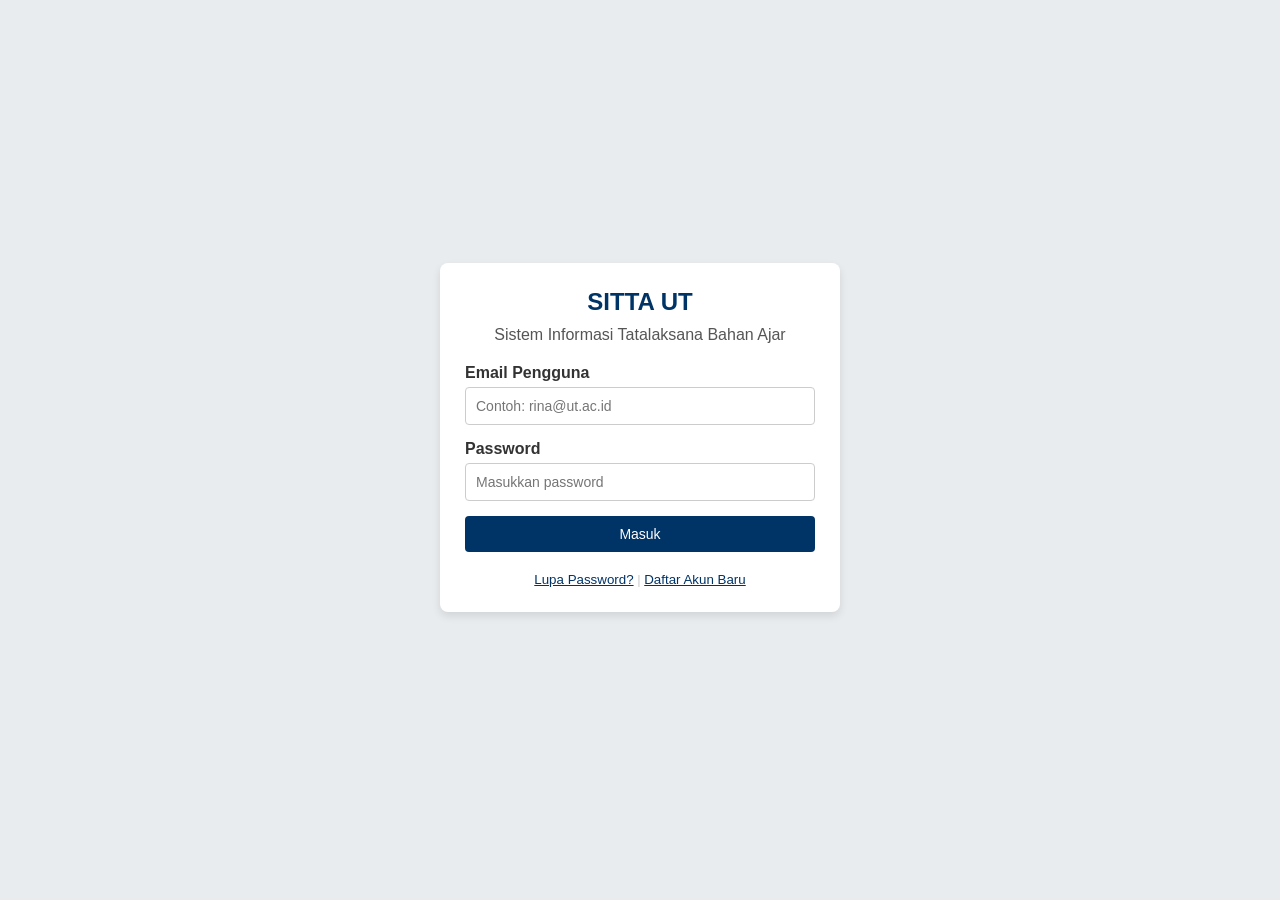
<file: index.html>
<!DOCTYPE html>
<html lang="id">
<head>
  <meta charset="UTF-8">
  <meta name="viewport" content="width=device-width, initial-scale=1.0">
  <title>SITTA UT - Login</title>
  <link rel="stylesheet" href="css/style.css">
</head>
<body class="login-body">

  <div class="card login-box">
    <h2 style="text-align: center; color: #003366; margin-bottom: 10px;">SITTA UT</h2>
    <p style="text-align: center; margin-bottom: 20px; color: #555;">Sistem Informasi Tatalaksana Bahan Ajar</p>

    <!-- Alert Notifikasi Error -->
    <div id="alert-error" class="alert">Email atau password salah! Silakan coba lagi.</div>

    <!-- Form Login Utama -->
    <form id="form-login">
      <div class="form-group">
        <label for="email">Email Pengguna</label>
        <input type="email" id="email" placeholder="Contoh: rina@ut.ac.id" required>
      </div>

      <div class="form-group">
        <label for="password">Password</label>
        <input type="password" id="password" placeholder="Masukkan password" required>
      </div>

      <button type="submit" class="btn btn-block">Masuk</button>
    </form>

    <!-- Link Akses Modal -->
    <div style="margin-top: 20px; text-align: center; font-size: 13px;">
      <button type="button" class="btn-link" id="btn-lupa-modal">Lupa Password?</button> 
      <span style="color: #ccc;">|</span> 
      <button type="button" class="btn-link" id="btn-daftar-modal">Daftar Akun Baru</button>
    </div>
  </div>

  <!-- Modal Box: Lupa Password -->
  <div id="modal-lupa" class="modal">
    <div class="modal-content">
      <span class="close" id="close-lupa">&times;</span>
      <h3 style="color: #003366; margin-bottom: 10px;">Lupa Password</h3>
      <p style="font-size: 13px; margin-bottom: 15px; color: #666;">Masukkan email terdaftar Anda untuk menerima tautan pemulihan password.</p>
      <form id="form-lupa">
        <div class="form-group">
          <label for="email-lupa">Email</label>
          <input type="email" id="email-lupa" placeholder="Masukkan email Anda" required>
        </div>
        <button type="submit" class="btn btn-block">Kirim Pemulihan</button>
      </form>
    </div>
  </div>

  <!-- Modal Box: Pendaftaran Akun -->
  <div id="modal-daftar" class="modal">
    <div class="modal-content">
      <span class="close" id="close-daftar">&times;</span>
      <h3 style="color: #003366; margin-bottom: 15px;">Pendaftaran Akun Baru</h3>
      <form id="form-daftar">
        <div class="form-group">
          <label for="nama-daftar">Nama Lengkap</label>
          <input type="text" id="nama-daftar" placeholder="Contoh: Ahmad Subagja" required>
        </div>
        <div class="form-group">
          <label for="email-daftar">Email</label>
          <input type="email" id="email-daftar" placeholder="Contoh: ahmad@ut.ac.id" required>
        </div>
        <div class="form-group">
          <label for="password-daftar">Password Baru</label>
          <input type="password" id="password-daftar" placeholder="Buat password" required>
        </div>
        <button type="submit" class="btn btn-block">Daftar Sekarang</button>
      </form>
    </div>
  </div>

  <!-- Script JS (Urutan Pemanggilan Penting: data.js dulu, baru script.js) -->
  <script src="js/data.js?v=1.2"></script>
  <script src="js/script.js?v=1.2"></script>
</body>
</html>
</file>
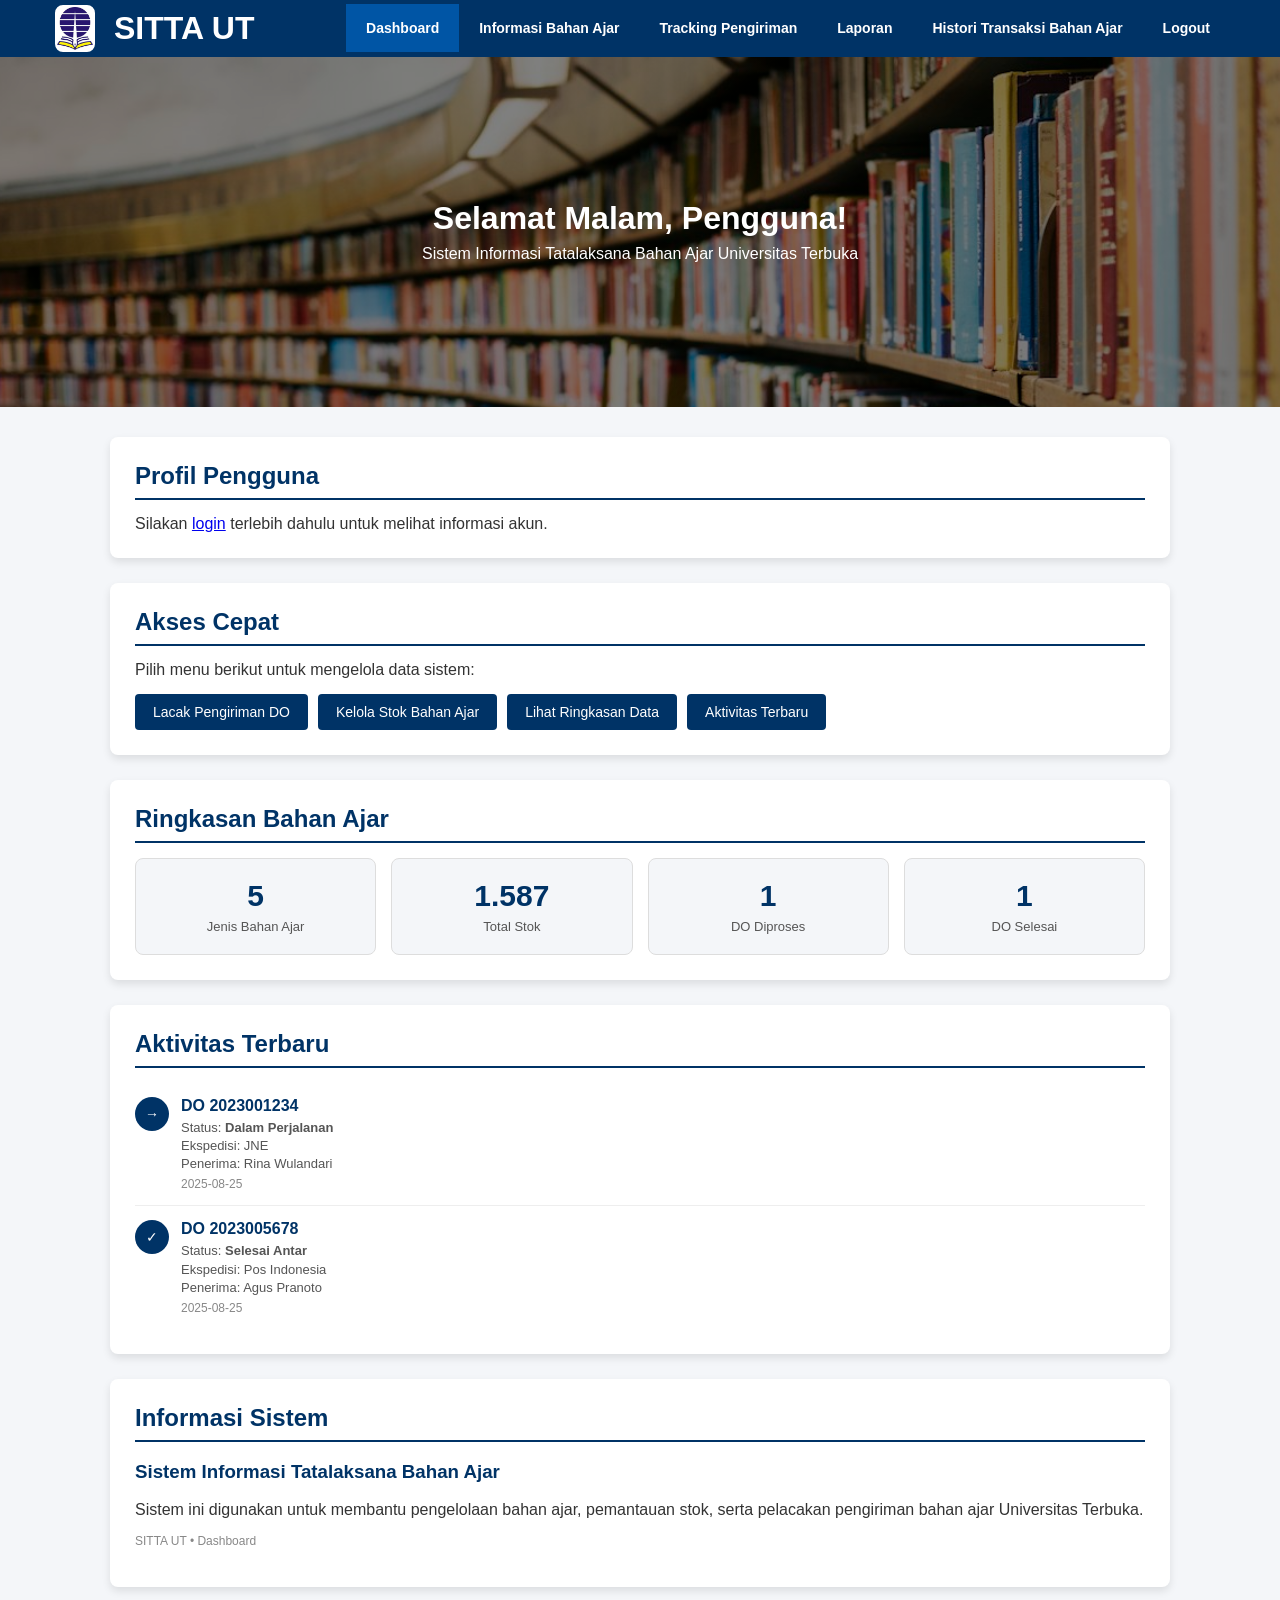
<file: dashboard.html>
<!DOCTYPE html>
<html lang="id">

<head>
    <meta charset="UTF-8">
    <meta name="viewport" content="width=device-width, initial-scale=1.0">

    <title>SITTA UT - Dashboard</title>

    <link rel="stylesheet" href="css/style.css">
</head>

<body>

    <!-- ==========================================
         HEADER
         ========================================== -->

    <header id="main-header"></header>


    <!-- ==========================================
         GREETING / PARALLAX
         ========================================== -->

    <div class="parallax-bg">

        <div class="greeting-content">

            <h1 id="greeting-text">
                Selamat Datang
            </h1>

            <p>
                Sistem Informasi Tatalaksana Bahan Ajar
                Universitas Terbuka
            </p>

        </div>

    </div>


    <!-- ==========================================
         KONTEN DASHBOARD
         ========================================== -->

    <main class="container">


        <!-- ======================================
             1. PROFIL PENGGUNA
             ====================================== -->

        <section class="card">

            <h2 class="card-title">
                Profil Pengguna
            </h2>

            <div id="user-info">
                <!-- Diisi otomatis oleh JavaScript -->
            </div>

        </section>


        <!-- ======================================
             2. AKSES CEPAT
             ====================================== -->

        <section class="card">

            <h2 class="card-title">
                Akses Cepat
            </h2>

            <p>
                Pilih menu berikut untuk mengelola
                data sistem:
            </p>

            <div class="quick-access">

                <a
                    href="tracking.html"
                    class="btn quick-access-btn"
                >
                    Lacak Pengiriman DO
                </a>

                <a
                    href="stock.html"
                    class="btn quick-access-btn"
                >
                    Kelola Stok Bahan Ajar
                </a>

                <a
                    href="#ringkasan-data"
                    class="btn quick-access-btn"
                >
                    Lihat Ringkasan Data
                </a>

                <a
                    href="#aktivitas-terbaru"
                    class="btn quick-access-btn"
                >
                    Aktivitas Terbaru
                </a>

            </div>

        </section>


        <!-- ======================================
             3. RINGKASAN DATA
             ====================================== -->

        <section
            class="card"
            id="ringkasan-data"
        >

            <h2 class="card-title">
                Ringkasan Bahan Ajar
            </h2>

            <div class="summary-grid">


                <!-- Total Bahan Ajar -->

                <div class="summary-item">

                    <div
                        class="summary-number"
                        id="total-bahan-ajar"
                    >
                        0
                    </div>

                    <div class="summary-label">
                        Jenis Bahan Ajar
                    </div>

                </div>


                <!-- Total Stok -->

                <div class="summary-item">

                    <div
                        class="summary-number"
                        id="total-stok"
                    >
                        0
                    </div>

                    <div class="summary-label">
                        Total Stok
                    </div>

                </div>


                <!-- DO Diproses -->

                <div class="summary-item">

                    <div
                        class="summary-number"
                        id="total-do-proses"
                    >
                        0
                    </div>

                    <div class="summary-label">
                        DO Diproses
                    </div>

                </div>


                <!-- DO Selesai -->

                <div class="summary-item">

                    <div
                        class="summary-number"
                        id="total-do-selesai"
                    >
                        0
                    </div>

                    <div class="summary-label">
                        DO Selesai
                    </div>

                </div>

            </div>

        </section>


        <!-- ======================================
             4. AKTIVITAS TERBARU
             ====================================== -->

        <section
            class="card"
            id="aktivitas-terbaru"
        >

            <h2 class="card-title">
                Aktivitas Terbaru
            </h2>

            <div id="recent-activities">

                <!-- Diisi otomatis oleh JavaScript -->

            </div>

        </section>


        <!-- ======================================
             5. INFORMASI SISTEM
             ====================================== -->

        <section class="card system-info">

            <h2 class="card-title">
                Informasi Sistem
            </h2>

            <div class="system-info-content">

                <h3>
                    Sistem Informasi Tatalaksana Bahan Ajar
                </h3>

                <p>
                    Sistem ini digunakan untuk membantu
                    pengelolaan bahan ajar, pemantauan
                    stok, serta pelacakan pengiriman
                    bahan ajar Universitas Terbuka.
                </p>

                <p class="system-version">
                    SITTA UT • Dashboard
                </p>

            </div>

        </section>


    </main>


    <!-- ==========================================
         JAVASCRIPT
         ========================================== -->

    <script src="js/data.js"></script>
    <script src="js/script.js"></script>

</body>

</html>
</file>
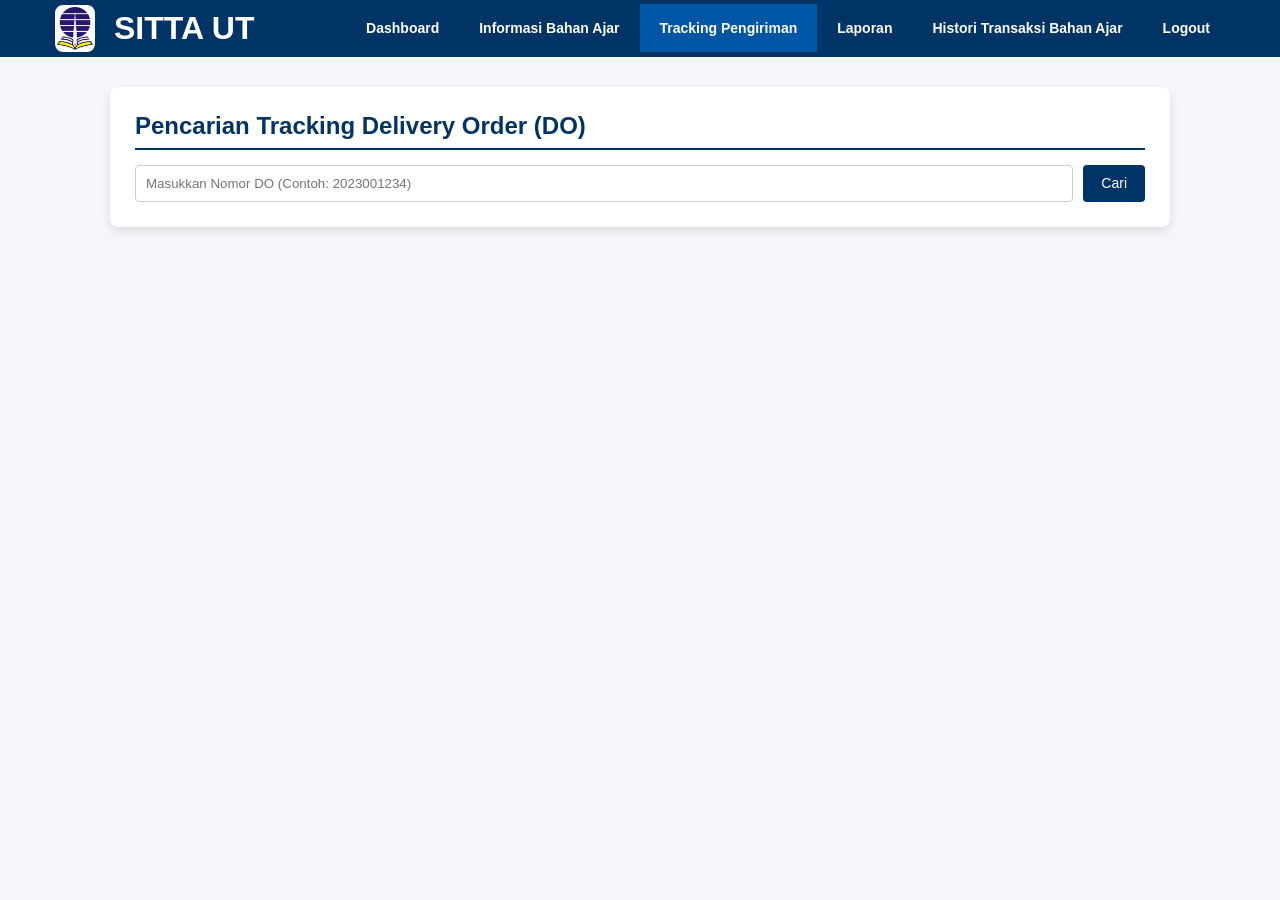
<file: tracking.html>
<!DOCTYPE html>
<html lang="id">
<head>
  <meta charset="UTF-8">
  <meta name="viewport" content="width=device-width, initial-scale=1.0">
  <title>SITTA UT - Tracking DO</title>


  <header id="main-header"></header>

  <div class="container">
    <div class="card">
      <h2 class="card-title">Pencarian Tracking Delivery Order (DO)</h2>
      <form id="form-search-do" style="display: flex; gap: 10px;">
        <input type="text" id="input-no-do" placeholder="Masukkan Nomor DO (Contoh: 2023001234)" style="flex: 1; padding: 10px; border: 1px solid #ccc; border-radius: 4px;" required>
        <button type="submit" class="btn">Cari</button>
      </form>
    </div>

    <!-- Hasil Tracking (Hidden secara default) -->
    <div id="hasil-tracking" class="card" style="display: none;">
      <h2 class="card-title">Detail Pengiriman DO: <span id="track-no-do"></span></h2>
      <div style="display: flex; justify-content: space-between; flex-wrap: wrap; margin-bottom: 20px;">
        <div>
          <p><strong>Nama Penerima:</strong> <span id="track-nama"></span></p>
          <p><strong>Ekspedisi:</strong> <span id="track-ekspedisi"></span></p>
          <p><strong>Tanggal Kirim:</strong> <span id="track-tanggal"></span></p>
        </div>
        <div>
          <p><strong>Kode Paket:</strong> <span id="track-paket"></span></p>
          <p><strong>Total Biaya:</strong> <span id="track-total"></span></p>
          <p><strong>Status:</strong> <span id="track-status" style="font-weight: bold; color: green;"></span></p>
        </div>
      </div>

      <h3 style="margin-bottom: 15px; color: #003366;">Riwayat Perjalanan Paket</h3>
      <ul id="track-timeline" class="timeline">
        <!-- Item timeline diisi oleh JS -->
      </ul>
    </div>
  </div>

  <script src="js/data.js?v=1.2"></script>
  <script src="js/script.js?v=1.2"></script>
</body>
</html>
</file>
<file: css/style.css>
/* =========================================================
   RESET & STYLING DASAR
   ========================================================= */

* {
    box-sizing: border-box;
    margin: 0;
    padding: 0;
    font-family: Arial, Helvetica, sans-serif;
}

body {
    background-color: #f4f6f9;
    color: #333;
}


/* =========================================================
   HEADER & NAVIGASI
   ========================================================= */

header {
    background-color: #003366;
    color: white;
    padding: 0 20px;
}

.nav-container {
    display: flex;
    justify-content: space-between;
    align-items: center;
    width: 100%;
    max-width: 100%;
    padding: 0 30px;
}

.logo {
    font-size: 20px;
    font-weight: bold;
    color: white;
}


/* =========================================================
   LOGO / BRAND HEADER
   ========================================================= */

.header-brand {
    display: flex !important;
    flex-direction: row !important;
    align-items: center !important;
    gap: 14px;
}

.header-brand img {
    width: 40px;
    object-fit: contain;
    flex-shrink: 0;
    border-radius: 8px;
    border: 2px solid white;
    margin: 5px;
    background-color: white;
}

.header-text {
    display: flex;
    flex-direction: column;
    justify-content: center;
}

.header-text h1 {
    margin: 0;
    line-height: 1.1;
}

.header-text p {
    margin: 2px 0 0;
    line-height: 1.2;
}


/* =========================================================
   NAVIGASI DESKTOP
   ========================================================= */

nav ul {
    list-style: none;
    display: flex;
    margin: 0;
    padding: 0;
}

nav ul li {
    position: relative;
}

nav ul li a {
    display: flex;
    align-items: center;
    color: white;
    text-decoration: none;
    font-weight: bold;
    font-size: 14px;
    padding: 16px 20px;
    white-space: nowrap;
    transition: background-color 0.3s;
}

nav ul li a:hover,
nav ul li a.active {
    background-color: #0055a5;
}


/* =========================================================
   DROPDOWN MENU LAPORAN
   ========================================================= */

.dropdown-menu {
    display: none;
    position: absolute;
    top: 100%;
    left: 0;
    background-color: #ffffff;
    min-width: 240px;
    box-shadow: 0 8px 16px rgba(0, 0, 0, 0.2);
    border-radius: 0 0 4px 4px;
    z-index: 1000;
    list-style: none;
    padding: 0;
}

.dropdown-menu li a {
    color: #333333;
    padding: 12px 16px;
    font-weight: normal;
    font-size: 14px;
    border-bottom: 1px solid #eeeeee;
}

.dropdown-menu li a:hover {
    background-color: #f1f1f1;
    color: #003366;
}


/* =========================================================
   DROPDOWN DESKTOP
   ========================================================= */

/* Di desktop, submenu bisa muncul ketika mouse diarahkan */
nav ul li.dropdown:hover .dropdown-menu {
    display: block;
}


/* =========================================================
   TOMBOL HAMBURGER
   ========================================================= */

.menu-toggle {
    display: none;
    width: 44px;
    height: 44px;
    padding: 0;
    border: none;
    background: transparent;
    color: white;
    font-size: 28px;
    cursor: pointer;
    align-items: center;
    justify-content: center;
}


/* =========================================================
   PARALLAX BANNER
   ========================================================= */

.parallax-bg {
    background-image:
        linear-gradient(
            rgba(0, 0, 0, 0.5),
            rgba(0, 0, 0, 0.5)
        ),
        url('../assets/greeting.jpeg');

    height: 350px;
    background-attachment: fixed;
    background-position: center;
    background-repeat: no-repeat;
    background-size: cover;

    display: flex;
    justify-content: center;
    align-items: center;

    color: white;
    text-align: center;
}


/* =========================================================
   CONTAINER UTAMA
   ========================================================= */

.container {
    max-width: 1100px;
    margin: 30px auto;
    padding: 0 20px;
}


/* =========================================================
   CARD
   ========================================================= */

.card {
    background: white;
    padding: 25px;
    border-radius: 8px;
    box-shadow: 0 4px 8px rgba(0, 0, 0, 0.1);
    margin-bottom: 25px;
}

.card-title {
    margin-bottom: 15px;
    color: #003366;
    border-bottom: 2px solid #003366;
    padding-bottom: 8px;
}


/* =========================================================
   FORM & INPUT
   ========================================================= */

.form-group {
    margin-bottom: 15px;
}

.form-group label {
    display: block;
    margin-bottom: 5px;
    font-weight: bold;
}

.form-group input,
.form-group select {
    width: 100%;
    padding: 10px;
    border: 1px solid #ccc;
    border-radius: 4px;
    font-size: 14px;
}


/* =========================================================
   BUTTON
   ========================================================= */

.btn {
    background-color: #003366;
    color: white;
    padding: 10px 18px;
    border: none;
    border-radius: 4px;
    cursor: pointer;
    font-size: 14px;
}

.btn:hover {
    background-color: #0055a5;
}

.btn-block {
    width: 100%;
}

.btn-link {
    background: none;
    border: none;
    color: #003366;
    text-decoration: underline;
    cursor: pointer;
}


/* =========================================================
   LOGIN PAGE
   ========================================================= */

.login-body {
    display: flex;
    justify-content: center;
    align-items: center;
    min-height: 100vh;
    background-color: #e9ecef;
}

.login-box {
    width: 100%;
    max-width: 400px;
}


/* =========================================================
   MODAL
   ========================================================= */

.modal {
    display: none;
    position: fixed;
    z-index: 100;
    left: 0;
    top: 0;
    width: 100%;
    height: 100%;
    background-color: rgba(0, 0, 0, 0.5);
}

.modal-content {
    background-color: white;
    margin: 10% auto;
    padding: 20px;
    border-radius: 8px;
    width: 90%;
    max-width: 450px;
    position: relative;
}

.close {
    position: absolute;
    right: 15px;
    top: 10px;
    font-size: 24px;
    cursor: pointer;
}


/* =========================================================
   TABEL
   ========================================================= */

table {
    width: 100%;
    border-collapse: collapse;
    margin-top: 15px;
}

table th,
table td {
    border: 1px solid #ddd;
    padding: 12px;
    text-align: left;
}

table th {
    background-color: #003366;
    color: white;
}

table tr:nth-child(even) {
    background-color: #f9f9f9;
}


/* =========================================================
   TIMELINE TRACKING
   ========================================================= */

.timeline {
    list-style: none;
    padding: 10px 0;
}

.timeline-item {
    position: relative;
    padding-left: 25px;
    margin-bottom: 15px;
    border-left: 2px solid #003366;
}

.timeline-item::before {
    content: '';
    position: absolute;
    left: -6px;
    top: 0;
    width: 10px;
    height: 10px;
    border-radius: 50%;
    background-color: #003366;
}


/* =========================================================
   ALERT
   ========================================================= */

.alert {
    padding: 10px;
    background-color: #f8d7da;
    color: #721c24;
    border-radius: 4px;
    margin-bottom: 15px;
    display: none;
}


/* =========================================================
   MODE MOBILE
   ========================================================= */

@media (max-width: 768px) {

    /* -----------------------------------------
       HEADER
       ----------------------------------------- */

    header {
        padding: 0;
    }

    .nav-container {
        position: relative;
        flex-wrap: wrap;
        padding: 8px 15px;
    }


    /* -----------------------------------------
       LOGO
       ----------------------------------------- */

    .header-brand {
        gap: 10px;
    }

    .header-brand img {
        width: 38px;
        height: 38px;
        margin: 3px;
    }

    .header-text h1 {
        font-size: 20px;
    }


    /* -----------------------------------------
       HAMBURGER
       ----------------------------------------- */

    .menu-toggle {
        display: flex;
        margin-left: auto;
    }


    /* -----------------------------------------
       NAVIGASI MOBILE
       ----------------------------------------- */

    nav {
        display: none;
        width: 100%;
        flex-basis: 100%;
    }

    nav.mobile-open {
        display: block;
    }

    nav ul {
        display: flex;
        flex-direction: column;
        width: 100%;
        margin-top: 8px;
    }

    nav ul li {
        width: 100%;
        margin: 0;
    }

    nav ul li a {
        width: 100%;
        padding: 13px 10px;
        font-size: 14px;
        white-space: normal;
        border-top: 1px solid rgba(255, 255, 255, 0.1);
    }


    /* -----------------------------------------
       DROPDOWN MOBILE
       ----------------------------------------- */

    .dropdown-menu {
        position: static;
        width: 100%;
        min-width: 0;
        box-shadow: none;
        border-radius: 0;
        background-color: #00264d;
    }

    .dropdown-menu li a {
        color: white;
        padding-left: 25px;
        border-bottom: none;
    }

    .dropdown-menu li a:hover {
        background-color: #0055a5;
        color: white;
    }


    /* -----------------------------------------
       NONAKTIFKAN HOVER DROPDOWN DI HP
       ----------------------------------------- */

    nav ul li.dropdown:hover .dropdown-menu {
        display: none;
    }


    /* -----------------------------------------
       DROPDOWN DIBUKA DENGAN CLASS .open
       ----------------------------------------- */

    nav ul li.dropdown.open .dropdown-menu {
        display: block;
    }


    /* -----------------------------------------
       PANAH DROPDOWN
       ----------------------------------------- */

    nav ul li.dropdown > a {
        display: flex;
        align-items: center;
        justify-content: space-between;
    }

    nav ul li.dropdown.open > a {
        background-color: rgba(255, 255, 255, 0.08);
    }

    nav ul li.dropdown.open > a::after {
        content: "▲";
        font-size: 10px;
    }

    nav ul li.dropdown:not(.open) > a::after {
        content: "▼";
        font-size: 10px;
    }
}


/* =========================================================
   DASHBOARD
   ========================================================= */


/* -----------------------------------------
   GREETING
   ----------------------------------------- */

.greeting-content {
    width: 100%;
    padding: 20px;
    text-align: center;
}

.greeting-content h1 {
    margin-bottom: 8px;
    font-size: 32px;
}

.greeting-content p {
    font-size: 16px;
}


/* -----------------------------------------
   AKSES CEPAT
   ----------------------------------------- */

.quick-access {
    display: flex;
    flex-wrap: wrap;
    gap: 10px;
    margin-top: 15px;
}

.quick-access-btn {
    display: inline-block;
    text-decoration: none;
}


/* -----------------------------------------
   RINGKASAN DATA
   ----------------------------------------- */

.summary-grid {
    display: grid;
    grid-template-columns: repeat(4, 1fr);
    gap: 15px;
    margin-top: 15px;
}

.summary-item {
    background-color: #f4f6f9;
    border: 1px solid #ddd;
    border-radius: 8px;
    padding: 20px 10px;
    text-align: center;
}

.summary-number {
    color: #003366;
    font-size: 30px;
    font-weight: bold;
    margin-bottom: 6px;
}

.summary-label {
    color: #555;
    font-size: 13px;
}


/* -----------------------------------------
   AKTIVITAS TERBARU
   ----------------------------------------- */

.activity-item {
    display: flex;
    align-items: flex-start;
    gap: 12px;
    padding: 14px 0;
    border-bottom: 1px solid #eeeeee;
}

.activity-item:last-child {
    border-bottom: none;
}

.activity-icon {
    width: 34px;
    height: 34px;
    min-width: 34px;
    border-radius: 50%;
    background-color: #003366;
    color: white;

    display: flex;
    align-items: center;
    justify-content: center;

    font-size: 14px;
}

.activity-content {
    flex: 1;
}

.activity-title {
    font-weight: bold;
    color: #003366;
    margin-bottom: 4px;
}

.activity-description {
    font-size: 13px;
    color: #555;
    line-height: 1.4;
}

.activity-date {
    font-size: 12px;
    color: #888;
    margin-top: 4px;
}


/* -----------------------------------------
   INFORMASI SISTEM
   ----------------------------------------- */

.system-info-content {
    line-height: 1.6;
}

.system-info-content h3 {
    color: #003366;
    margin-bottom: 10px;
}

.system-info-content p {
    margin-bottom: 10px;
}

.system-version {
    font-size: 12px;
    color: #888;
}


/* =========================================================
   DASHBOARD MOBILE
   ========================================================= */

@media (max-width: 768px) {

    .greeting-content h1 {
        font-size: 26px;
    }

    .greeting-content p {
        font-size: 14px;
    }


    /* Akses cepat menjadi vertikal */

    .quick-access {
        flex-direction: column;
    }

    .quick-access-btn {
        width: 100%;
        text-align: center;
        margin: 0;
    }


    /* Ringkasan menjadi 2 kolom */

    .summary-grid {
        grid-template-columns: repeat(2, 1fr);
        gap: 10px;
    }

    .summary-item {
        padding: 15px 8px;
    }

    .summary-number {
        font-size: 25px;
    }


    /* Aktivitas */

    .activity-item {
        gap: 10px;
    }

}

/* =========================================================
   INFORMASI BAHAN AJAR
   ========================================================= */


/* -----------------------------------------
   JUDUL HALAMAN
   ----------------------------------------- */

.page-heading {
    margin-bottom: 20px;
}

.page-heading h1 {
    color: #003366;
    font-size: 26px;
    margin-bottom: 6px;
}

.page-heading p {
    color: #666;
    font-size: 14px;
}


/* -----------------------------------------
   FORM TAMBAH BAHAN AJAR
   ----------------------------------------- */

.stock-form-grid {
    display: grid;
    grid-template-columns:
        repeat(3, minmax(0, 1fr));

    gap: 15px;
}

.stock-form-full {
    grid-column: 1 / -1;
}

.stock-submit {
    margin-top: 5px;
}


/* -----------------------------------------
   RINGKASAN STOK
   ----------------------------------------- */

.stock-summary {
    display: grid;
    grid-template-columns:
        repeat(2, 1fr);

    gap: 15px;
    margin-bottom: 25px;
}

.stock-summary-item {
    background-color: white;
    border-radius: 8px;
    padding: 20px;
    text-align: center;

    box-shadow:
        0 4px 8px rgba(0, 0, 0, 0.1);

    border-left: 4px solid #003366;
}

.stock-summary-number {
    display: block;

    color: #003366;
    font-size: 30px;
    font-weight: bold;

    margin-bottom: 5px;
}

.stock-summary-label {
    display: block;

    color: #666;
    font-size: 13px;
}


/* -----------------------------------------
   TABEL DESKTOP
   ----------------------------------------- */

.stock-table-wrapper {
    width: 100%;
    overflow-x: auto;
}

.stock-table-wrapper table {
    min-width: 850px;
}


/* -----------------------------------------
   KARTU MOBILE
   ----------------------------------------- */

.stock-card-list {
    display: none;
}

.stock-card {
    background-color: #fff;

    border: 1px solid #e1e1e1;
    border-radius: 8px;

    padding: 15px;
    margin-bottom: 12px;

    box-shadow:
        0 2px 5px rgba(0, 0, 0, 0.08);
}

.stock-card-header {
    display: flex;
    justify-content: space-between;
    align-items: flex-start;

    gap: 10px;

    margin-bottom: 12px;
}

.stock-card-title {
    color: #003366;

    font-size: 16px;
    font-weight: bold;

    line-height: 1.3;
}

.stock-card-code {
    color: #777;

    font-size: 12px;
    margin-top: 4px;
}

.stock-card-info {
    display: grid;

    grid-template-columns:
        repeat(2, minmax(0, 1fr));

    gap: 8px;

    margin-bottom: 12px;
}

.stock-card-info-item {
    background-color: #f7f8fa;

    border-radius: 5px;

    padding: 8px;
}

.stock-card-info-label {
    display: block;

    color: #777;
    font-size: 11px;

    margin-bottom: 3px;
}

.stock-card-info-value {
    display: block;

    color: #333;

    font-size: 13px;
    font-weight: bold;
}

.stock-card-stock {
    color: #003366;
    font-size: 18px;
}

.stock-card-action {
    display: flex;
    justify-content: flex-end;
}

.stock-detail-btn {
    background-color: #003366;

    color: white;

    border: none;
    border-radius: 4px;

    padding: 8px 14px;

    cursor: pointer;

    font-size: 13px;
}


/* -----------------------------------------
   MODAL DETAIL
   ----------------------------------------- */

.stock-detail-modal {
    max-width: 500px;
}

.stock-detail-modal h3 {
    color: #003366;
    margin-bottom: 5px;
}

.detail-subtitle {
    font-size: 13px;
    color: #666;
    margin-bottom: 15px;
}

.detail-cover-wrapper {
    text-align: center;
    margin-bottom: 20px;
}

.detail-cover-wrapper img {
    max-width: 100%;
    max-height: 250px;

    border-radius: 6px;

    box-shadow:
        0 4px 8px rgba(0, 0, 0, 0.1);
}

.detail-grid {
    display: grid;

    grid-template-columns:
        repeat(2, minmax(0, 1fr));

    gap: 10px;
}

.detail-close-btn {
    margin-top: 15px;
}


/* =========================================================
   MOBILE
   ========================================================= */

@media (max-width: 768px) {

    /* -------------------------------------
       CONTAINER
       ------------------------------------- */

    .stock-page {
        margin-top: 20px;
        padding: 0 15px;
    }


    /* -------------------------------------
       JUDUL
       ------------------------------------- */

    .page-heading h1 {
        font-size: 22px;
    }


    /* -------------------------------------
       CARD
       ------------------------------------- */

    .stock-page .card {
        padding: 18px;
        margin-bottom: 18px;
    }


    /* -------------------------------------
       FORM
       ------------------------------------- */

    .stock-form-grid {
        grid-template-columns: 1fr;
        gap: 0;
    }

    .stock-form-full {
        grid-column: auto;
    }

    .stock-submit {
        width: 100%;
        margin-top: 5px;
    }


    /* -------------------------------------
       RINGKASAN
       ------------------------------------- */

    .stock-summary {
        gap: 10px;
        margin-bottom: 18px;
    }

    .stock-summary-item {
        padding: 15px 8px;
    }

    .stock-summary-number {
        font-size: 24px;
    }


    /* -------------------------------------
       SEMBUNYIKAN TABEL
       ------------------------------------- */

    .stock-table-wrapper {
        display: none;
    }


    /* -------------------------------------
       TAMPILKAN KARTU
       ------------------------------------- */

    .stock-card-list {
        display: block;
    }


    /* -------------------------------------
       DETAIL CARD
       ------------------------------------- */

    .stock-card {
        padding: 14px;
    }


    /* -------------------------------------
       MODAL
       ------------------------------------- */

    .stock-detail-modal {
        width: calc(100% - 30px);
        max-height: 90vh;

        margin: 5vh auto;

        padding: 18px;

        overflow-y: auto;
    }

    .detail-grid {
        grid-template-columns: 1fr;
        gap: 0;
    }

    .detail-cover-wrapper img {
        max-height: 220px;
    }

}
</file>
